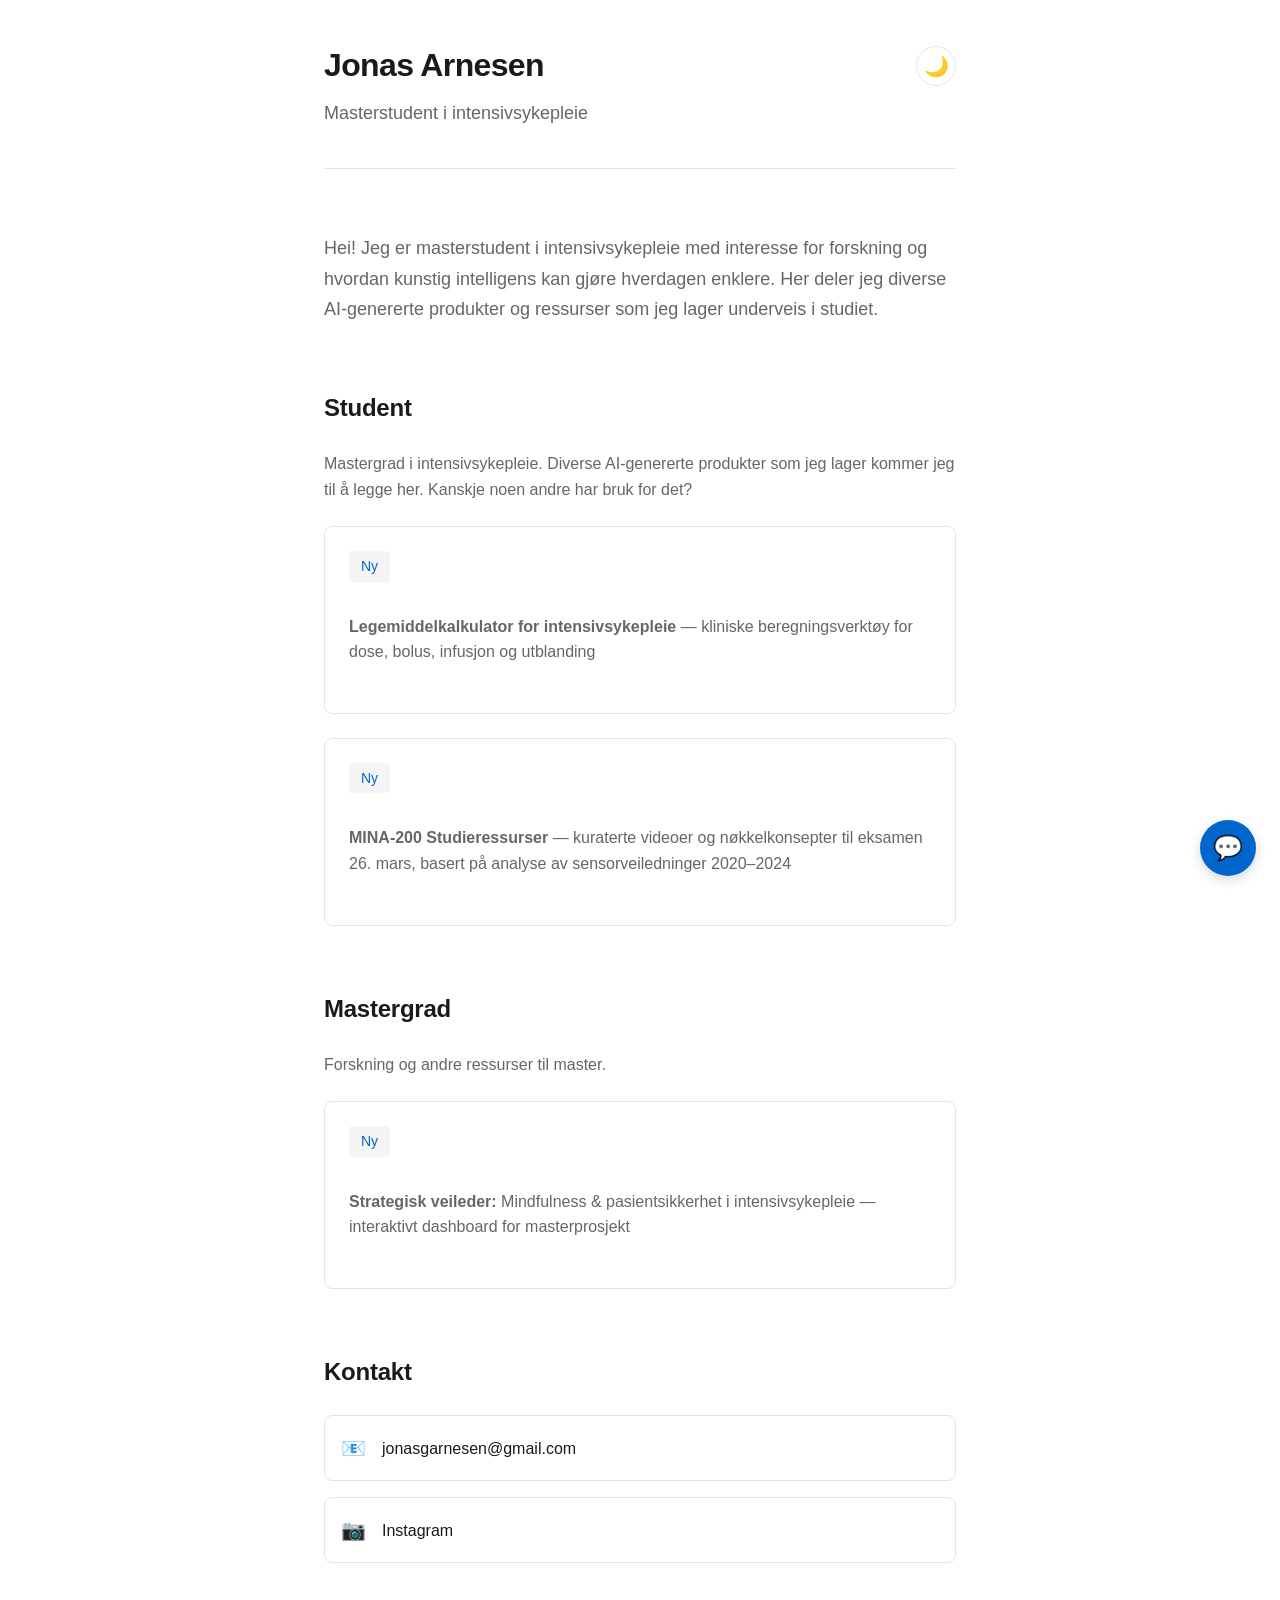
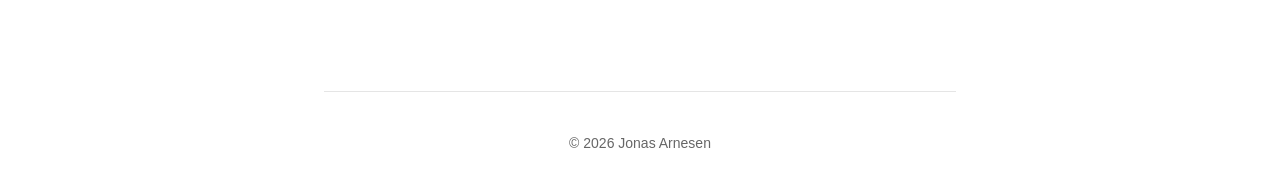
<file: index.html>
<!DOCTYPE html>
<html lang="no">
<head>
    <meta charset="UTF-8">
    <meta name="viewport" content="width=device-width, initial-scale=1.0">
    <meta name="description" content="Jonas Arnesen - Masterstudent i intensivsykepleie">
    <title>Jonas Arnesen</title>
    <link rel="stylesheet" href="styles.css">
</head>
<body>
    <div class="container">
        <header class="header">
            <div class="header-content">
                <h1 class="name">Jonas Arnesen</h1>
                <button class="theme-toggle" id="themeToggle" aria-label="Bytt til mørk modus">
                    <span class="theme-icon">🌙</span>
                </button>
            </div>
            <p class="tagline">Masterstudent i intensivsykepleie</p>
        </header>

        <main class="main">
            <section class="intro">
                <p>
                    Hei! Jeg er masterstudent i intensivsykepleie med interesse for forskning og hvordan
                    kunstig intelligens kan gjøre hverdagen enklere. Her deler jeg diverse AI-genererte
                    produkter og ressurser som jeg lager underveis i studiet.
                </p>
            </section>

            <section class="section">
                <h2 class="section-title">Student</h2>
                <div class="section-content">
                    <p>
                        Mastergrad i intensivsykepleie. Diverse AI-genererte produkter som jeg lager
                        kommer jeg til å legge her. Kanskje noen andre har bruk for det?
                    </p>
                    <div class="projects-list">
                        <div class="project-item">
                            <a href="kalkulator.html" style="text-decoration: none; color: inherit;">
                                <span class="project-status">Ny</span>
                                <p class="project-description"><strong>Legemiddelkalkulator for intensivsykepleie</strong> — kliniske beregningsverktøy for dose, bolus, infusjon og utblanding</p>
                            </a>
                        </div>
                        <div class="project-item">
                            <a href="studieressurser.html" style="text-decoration: none; color: inherit;">
                                <span class="project-status">Ny</span>
                                <p class="project-description"><strong>MINA-200 Studieressurser</strong> — kuraterte videoer og nøkkelkonsepter til eksamen 26. mars, basert på analyse av sensorveiledninger 2020–2024</p>
                            </a>
                        </div>
                    </div>
                </div>
            </section>

            <section class="section">
                <h2 class="section-title">Mastergrad</h2>
                <div class="section-content">
                    <p>
                        Forskning og andre ressurser til master.
                    </p>
                    <div class="projects-list">
                        <div class="project-item">
                            <a href="mindfulness.html" style="text-decoration: none; color: inherit;">
                                <span class="project-status">Ny</span>
                                <p class="project-description"><strong>Strategisk veileder:</strong> Mindfulness & pasientsikkerhet i intensivsykepleie — interaktivt dashboard for masterprosjekt</p>
                            </a>
                        </div>
                    </div>
                </div>
            </section>

            <section class="section contact">
                <h2 class="section-title">Kontakt</h2>
                <div class="section-content">
                    <div class="contact-links">
                        <a href="mailto:jonasgarnesen@gmail.com" class="contact-link">
                            <span class="link-icon">📧</span>
                            <span>jonasgarnesen@gmail.com</span>
                        </a>
                        <a href="https://www.instagram.com/reidunrekkverk/" target="_blank" rel="noopener noreferrer" class="contact-link">
                            <span class="link-icon">📷</span>
                            <span>Instagram</span>
                        </a>
                    </div>
                </div>
            </section>
        </main>

        <footer class="footer">
            <p>&copy; 2026 Jonas Arnesen</p>
        </footer>
    </div>

    <!-- Chatbot -->
    <button class="chat-toggle" id="chatToggle" aria-label="Åpne chat">
        <span class="chat-icon">💬</span>
    </button>

    <div class="chat-container" id="chatContainer">
        <div class="chat-header">
            <h3>Spør meg om noe</h3>
            <button class="chat-close" id="chatClose" aria-label="Lukk chat">✕</button>
        </div>
        <div class="chat-messages" id="chatMessages">
            <div class="chat-message bot">
                <p>Hei! Jeg er Jonas sin AI-assistent. Spør meg gjerne om Jonas, studiene hans, eller prosjektene hans.</p>
            </div>
        </div>
        <form class="chat-input-form" id="chatForm">
            <input type="text" class="chat-input" id="chatInput" placeholder="Skriv en melding..." autocomplete="off">
            <button type="submit" class="chat-send" id="chatSend" aria-label="Send melding">
                <span>→</span>
            </button>
        </form>
    </div>

    <script src="script.js"></script>
</body>
</html>
</file>
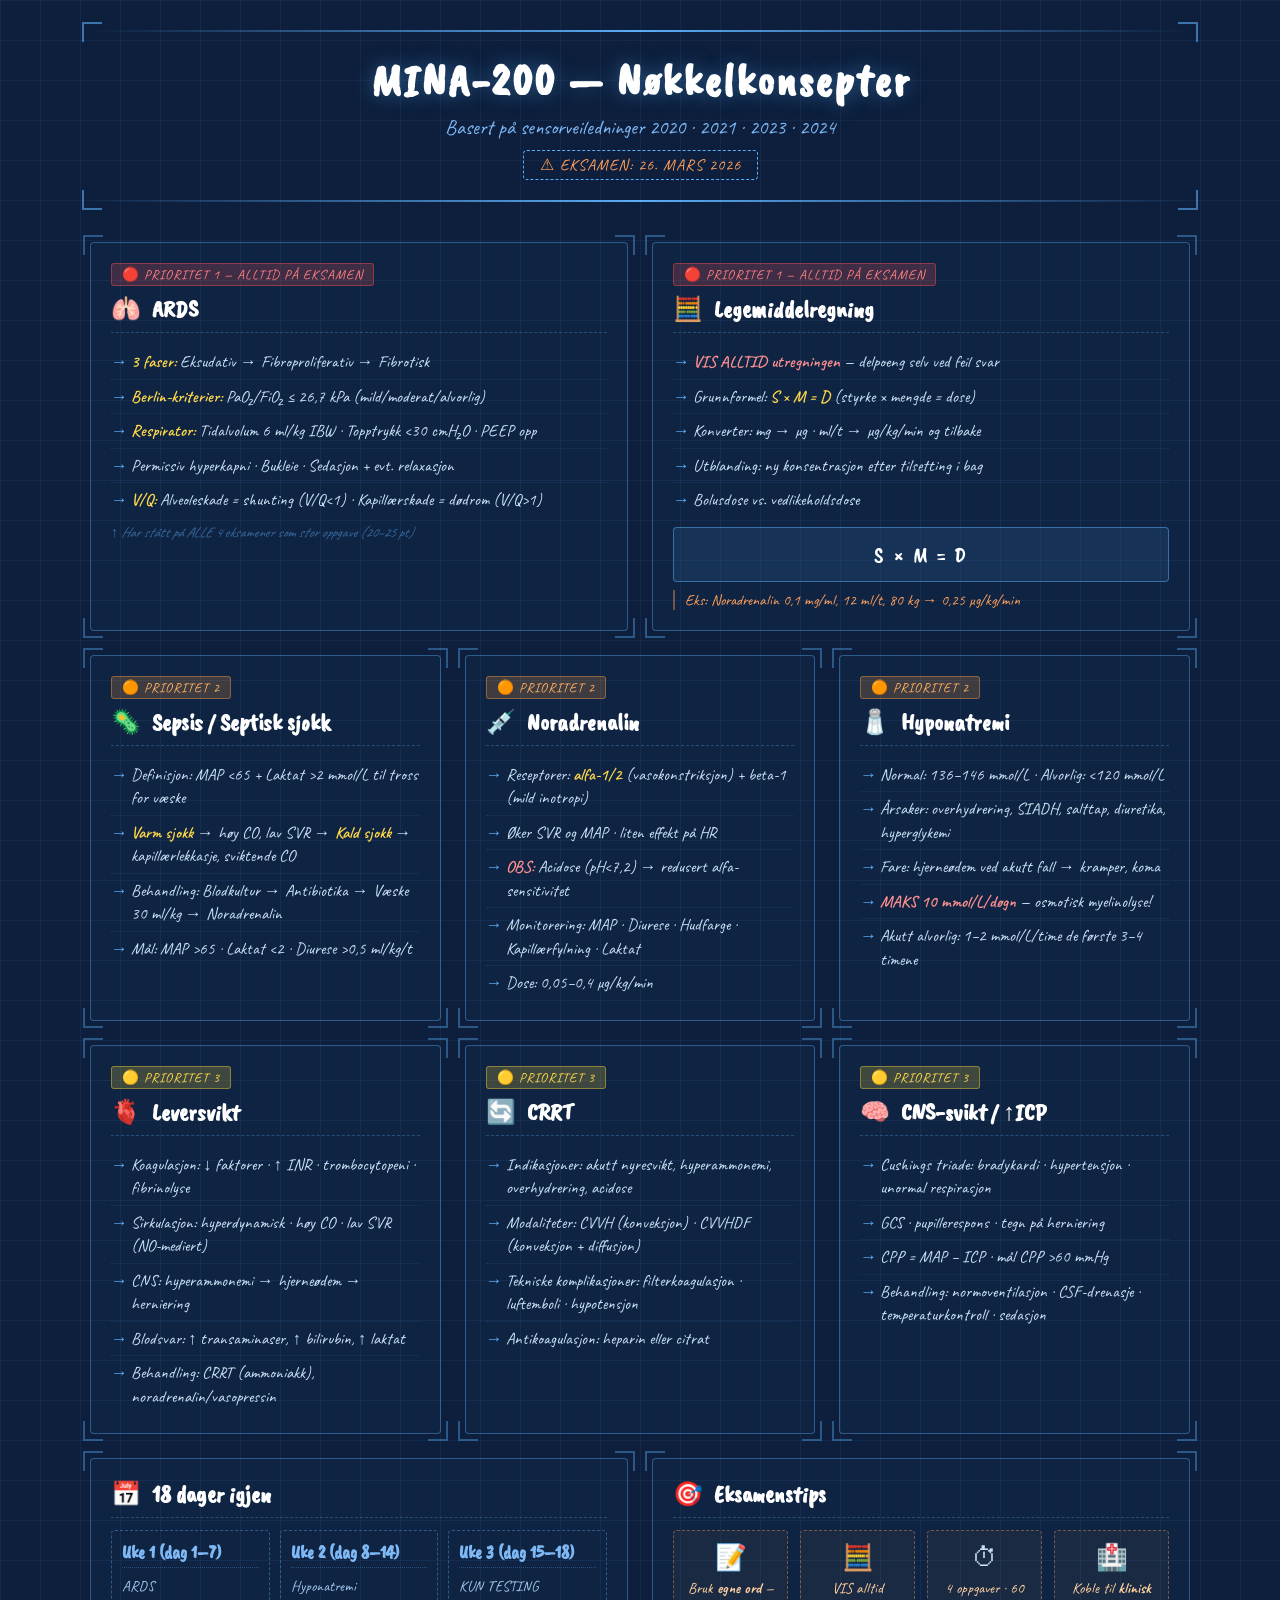
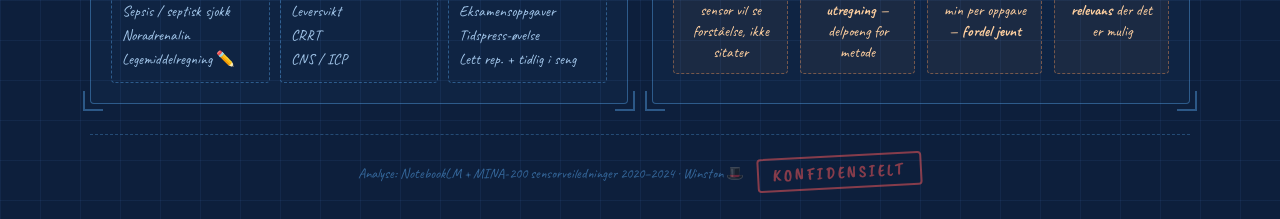
<file: infografikk.html>
<!DOCTYPE html>
<html lang="no">
<head>
<meta charset="UTF-8">
<meta name="viewport" content="width=device-width, initial-scale=1.0">
<title>MINA-200 Eksamen — Nøkkelkonsepter</title>
<link href="https://fonts.googleapis.com/css2?family=Caveat:wght@400;600;700&family=Caveat+Brush&display=swap" rel="stylesheet">
<style>
  * { margin: 0; padding: 0; box-sizing: border-box; }

  body {
    background-color: #0d1f3c;
    color: #c8dff5;
    font-family: 'Caveat', cursive;
    min-height: 100vh;
    padding: 30px 20px;
    background-image:
      linear-gradient(rgba(100,160,255,0.07) 1px, transparent 1px),
      linear-gradient(90deg, rgba(100,160,255,0.07) 1px, transparent 1px);
    background-size: 40px 40px;
  }

  .page {
    max-width: 1100px;
    margin: 0 auto;
  }

  /* HEADER */
  .header {
    text-align: center;
    margin-bottom: 40px;
    position: relative;
  }

  .header::before {
    content: '';
    display: block;
    height: 2px;
    background: linear-gradient(90deg, transparent, #5baef7, transparent);
    margin-bottom: 20px;
  }

  .header::after {
    content: '';
    display: block;
    height: 2px;
    background: linear-gradient(90deg, transparent, #5baef7, transparent);
    margin-top: 20px;
  }

  .header h1 {
    font-family: 'Caveat Brush', cursive;
    font-size: 2.8rem;
    color: #ffffff;
    letter-spacing: 2px;
    text-shadow: 0 0 20px rgba(91,174,247,0.4);
  }

  .header .subtitle {
    font-size: 1.3rem;
    color: #7eb8f5;
    margin-top: 6px;
  }

  .header .date-badge {
    display: inline-block;
    border: 1px dashed #5baef7;
    padding: 4px 16px;
    border-radius: 4px;
    font-size: 1rem;
    color: #ff9f5a;
    margin-top: 10px;
    letter-spacing: 1px;
  }

  /* CORNER DECORATIONS */
  .corner {
    position: absolute;
    width: 20px;
    height: 20px;
    border-color: #5baef7;
    border-style: solid;
    opacity: 0.6;
  }
  .corner.tl { top: -8px; left: -8px; border-width: 2px 0 0 2px; }
  .corner.tr { top: -8px; right: -8px; border-width: 2px 2px 0 0; }
  .corner.bl { bottom: -8px; left: -8px; border-width: 0 0 2px 2px; }
  .corner.br { bottom: -8px; right: -8px; border-width: 0 2px 2px 0; }

  /* GRID LAYOUT */
  .grid {
    display: grid;
    grid-template-columns: 1fr 1fr;
    gap: 24px;
    margin-bottom: 24px;
  }

  .grid-3 {
    display: grid;
    grid-template-columns: 1fr 1fr 1fr;
    gap: 24px;
    margin-bottom: 24px;
  }

  /* CARDS */
  .card {
    border: 1.5px solid rgba(91,174,247,0.4);
    border-radius: 4px;
    padding: 20px;
    position: relative;
    background: rgba(91,174,247,0.04);
    transition: border-color 0.2s;
  }

  .card:hover {
    border-color: rgba(91,174,247,0.8);
    background: rgba(91,174,247,0.07);
  }

  .card .corner { opacity: 0.4; }

  .priority-badge {
    display: inline-block;
    font-size: 0.85rem;
    padding: 2px 10px;
    border-radius: 3px;
    margin-bottom: 8px;
    letter-spacing: 1px;
  }

  .p1 .priority-badge { background: rgba(255,80,80,0.2); color: #ff8080; border: 1px solid rgba(255,80,80,0.4); }
  .p2 .priority-badge { background: rgba(255,160,60,0.2); color: #ffb060; border: 1px solid rgba(255,160,60,0.4); }
  .p3 .priority-badge { background: rgba(255,220,50,0.2); color: #ffd84a; border: 1px solid rgba(255,220,50,0.4); }

  .card h2 {
    font-family: 'Caveat Brush', cursive;
    font-size: 1.5rem;
    color: #ffffff;
    margin-bottom: 12px;
    border-bottom: 1px dashed rgba(91,174,247,0.3);
    padding-bottom: 8px;
  }

  .card h2 .icon {
    margin-right: 6px;
  }

  .points {
    list-style: none;
    padding: 0;
  }

  .points li {
    font-size: 1.05rem;
    padding: 5px 0 5px 20px;
    position: relative;
    line-height: 1.4;
    color: #c8dff5;
    border-bottom: 1px dotted rgba(91,174,247,0.15);
  }

  .points li:last-child {
    border-bottom: none;
  }

  .points li::before {
    content: '→';
    position: absolute;
    left: 0;
    color: #5baef7;
    font-weight: bold;
  }

  .highlight {
    color: #ffd84a;
    font-weight: 600;
  }

  .red-highlight {
    color: #ff9090;
    font-weight: 600;
  }

  /* FORMULA BOX */
  .formula-box {
    background: rgba(91,174,247,0.1);
    border: 1.5px solid rgba(91,174,247,0.5);
    border-radius: 4px;
    padding: 12px 16px;
    text-align: center;
    margin-top: 10px;
    font-family: 'Caveat Brush', cursive;
    font-size: 1.4rem;
    color: #ffffff;
    letter-spacing: 2px;
  }

  /* WIDE CARD */
  .card.wide {
    grid-column: span 2;
  }

  .card.full {
    grid-column: span 3;
  }

  /* STUDY SCHEDULE */
  .schedule {
    display: grid;
    grid-template-columns: repeat(3, 1fr);
    gap: 10px;
    margin-top: 10px;
  }

  .week {
    border: 1px dashed rgba(91,174,247,0.4);
    border-radius: 4px;
    padding: 10px;
  }

  .week h4 {
    font-family: 'Caveat Brush', cursive;
    font-size: 1.1rem;
    color: #7eb8f5;
    margin-bottom: 6px;
    border-bottom: 1px dotted rgba(91,174,247,0.3);
    padding-bottom: 4px;
  }

  .week p {
    font-size: 0.95rem;
    line-height: 1.6;
    color: #a0c4e8;
  }

  /* TIPS */
  .tips-grid {
    display: grid;
    grid-template-columns: repeat(4, 1fr);
    gap: 12px;
    margin-top: 10px;
  }

  .tip {
    border: 1px dashed rgba(255,159,90,0.4);
    border-radius: 4px;
    padding: 10px;
    text-align: center;
    background: rgba(255,159,90,0.05);
  }

  .tip .tip-icon {
    font-size: 1.6rem;
    display: block;
    margin-bottom: 4px;
  }

  .tip p {
    font-size: 0.95rem;
    color: #ffd0a0;
    line-height: 1.4;
  }

  /* FOOTER */
  .footer {
    text-align: center;
    margin-top: 30px;
    padding-top: 20px;
    border-top: 1px dashed rgba(91,174,247,0.3);
    font-size: 0.9rem;
    color: rgba(91,174,247,0.5);
  }

  /* STAMP */
  .stamp {
    display: inline-block;
    border: 2px solid rgba(255,90,90,0.5);
    color: rgba(255,90,90,0.5);
    font-family: 'Caveat Brush', cursive;
    font-size: 1.1rem;
    padding: 4px 14px;
    border-radius: 4px;
    transform: rotate(-3deg);
    letter-spacing: 2px;
    margin-left: 10px;
  }

  /* ANNOTATION */
  .annotation {
    font-size: 0.9rem;
    color: rgba(91,174,247,0.5);
    font-style: italic;
    margin-top: 6px;
  }

  .arrow-note {
    font-size: 0.95rem;
    color: #ff9f5a;
    margin-top: 8px;
    padding-left: 10px;
    border-left: 2px solid rgba(255,159,90,0.4);
  }

  @media (max-width: 768px) {
    .grid, .grid-3 { grid-template-columns: 1fr; }
    .card.wide, .card.full { grid-column: span 1; }
    .tips-grid { grid-template-columns: repeat(2, 1fr); }
    .schedule { grid-template-columns: 1fr; }
    .header h1 { font-size: 2rem; }
  }
</style>
</head>
<body>
<div class="page">

  <!-- HEADER -->
  <div class="header">
    <div class="corner tl"></div>
    <div class="corner tr"></div>
    <div class="corner bl"></div>
    <div class="corner br"></div>
    <h1>MINA-200 — Nøkkelkonsepter</h1>
    <div class="subtitle">Basert på sensorveiledninger 2020 · 2021 · 2023 · 2024</div>
    <div class="date-badge">⚠ EKSAMEN: 26. MARS 2026</div>
  </div>

  <!-- ROW 1: ARDS + LEGEMIDDELREGNING -->
  <div class="grid">

    <!-- ARDS -->
    <div class="card p1">
      <div class="corner tl"></div><div class="corner tr"></div>
      <div class="corner bl"></div><div class="corner br"></div>
      <span class="priority-badge">🔴 PRIORITET 1 — ALLTID PÅ EKSAMEN</span>
      <h2><span class="icon">🫁</span> ARDS</h2>
      <ul class="points">
        <li><span class="highlight">3 faser:</span> Eksudativ → Fibroproliferativ → Fibrotisk</li>
        <li><span class="highlight">Berlin-kriterier:</span> PaO₂/FiO₂ ≤ 26,7 kPa (mild/moderat/alvorlig)</li>
        <li><span class="highlight">Respirator:</span> Tidalvolum 6 ml/kg IBW · Topptrykk &lt;30 cmH₂O · PEEP opp</li>
        <li>Permissiv hyperkapni · Bukleie · Sedasjon + evt. relaxasjon</li>
        <li><span class="highlight">V/Q:</span> Alveoleskade = shunting (V/Q&lt;1) · Kapillærskade = dødrom (V/Q&gt;1)</li>
      </ul>
      <p class="annotation">↑ Har stått på ALLE 4 eksamener som stor oppgave (20–25 pt)</p>
    </div>

    <!-- LEGEMIDDELREGNING -->
    <div class="card p1">
      <div class="corner tl"></div><div class="corner tr"></div>
      <div class="corner bl"></div><div class="corner br"></div>
      <span class="priority-badge">🔴 PRIORITET 1 — ALLTID PÅ EKSAMEN</span>
      <h2><span class="icon">🧮</span> Legemiddelregning</h2>
      <ul class="points">
        <li><span class="red-highlight">VIS ALLTID utregningen</span> — delpoeng selv ved feil svar</li>
        <li>Grunnformel: <span class="highlight">S × M = D</span> (styrke × mengde = dose)</li>
        <li>Konverter: mg → μg · ml/t → μg/kg/min og tilbake</li>
        <li>Utblanding: ny konsentrasjon etter tilsetting i bag</li>
        <li>Bolusdose vs. vedlikeholdsdose</li>
      </ul>
      <div class="formula-box">S × M = D</div>
      <div class="arrow-note">Eks: Noradrenalin 0,1 mg/ml, 12 ml/t, 80 kg → 0,25 μg/kg/min</div>
    </div>

  </div>

  <!-- ROW 2: SEPSIS + NORADRENALIN + HYPONATREMI -->
  <div class="grid-3">

    <!-- SEPSIS -->
    <div class="card p2">
      <div class="corner tl"></div><div class="corner tr"></div>
      <div class="corner bl"></div><div class="corner br"></div>
      <span class="priority-badge">🟠 PRIORITET 2</span>
      <h2><span class="icon">🦠</span> Sepsis / Septisk sjokk</h2>
      <ul class="points">
        <li>Definisjon: MAP &lt;65 + Laktat &gt;2 mmol/L til tross for væske</li>
        <li><span class="highlight">Varm sjokk</span> → høy CO, lav SVR → <span class="highlight">Kald sjokk</span> → kapillærlekkasje, sviktende CO</li>
        <li>Behandling: Blodkultur → Antibiotika → Væske 30 ml/kg → Noradrenalin</li>
        <li>Mål: MAP &gt;65 · Laktat &lt;2 · Diurese &gt;0,5 ml/kg/t</li>
      </ul>
    </div>

    <!-- NORADRENALIN -->
    <div class="card p2">
      <div class="corner tl"></div><div class="corner tr"></div>
      <div class="corner bl"></div><div class="corner br"></div>
      <span class="priority-badge">🟠 PRIORITET 2</span>
      <h2><span class="icon">💉</span> Noradrenalin</h2>
      <ul class="points">
        <li>Reseptorer: <span class="highlight">alfa-1/2</span> (vasokonstriksjon) + beta-1 (mild inotropi)</li>
        <li>Øker SVR og MAP · liten effekt på HR</li>
        <li><span class="red-highlight">OBS:</span> Acidose (pH&lt;7,2) → redusert alfa-sensitivitet</li>
        <li>Monitorering: MAP · Diurese · Hudfarge · Kapillærfylning · Laktat</li>
        <li>Dose: 0,05–0,4 μg/kg/min</li>
      </ul>
    </div>

    <!-- HYPONATREMI -->
    <div class="card p2">
      <div class="corner tl"></div><div class="corner tr"></div>
      <div class="corner bl"></div><div class="corner br"></div>
      <span class="priority-badge">🟠 PRIORITET 2</span>
      <h2><span class="icon">🧂</span> Hyponatremi</h2>
      <ul class="points">
        <li>Normal: 136–146 mmol/L · Alvorlig: &lt;120 mmol/L</li>
        <li>Årsaker: overhydrering, SIADH, salttap, diuretika, hyperglykemi</li>
        <li>Fare: hjerneødem ved akutt fall → kramper, koma</li>
        <li><span class="red-highlight">MAKS 10 mmol/L/døgn</span> — osmotisk myelinolyse!</li>
        <li>Akutt alvorlig: 1–2 mmol/L/time de første 3–4 timene</li>
      </ul>
    </div>

  </div>

  <!-- ROW 3: LEVERSVIKT + CRRT + CNS -->
  <div class="grid-3">

    <!-- LEVERSVIKT -->
    <div class="card p3">
      <div class="corner tl"></div><div class="corner tr"></div>
      <div class="corner bl"></div><div class="corner br"></div>
      <span class="priority-badge">🟡 PRIORITET 3</span>
      <h2><span class="icon">🫀</span> Leversvikt</h2>
      <ul class="points">
        <li>Koagulasjon: ↓ faktorer · ↑ INR · trombocytopeni · fibrinolyse</li>
        <li>Sirkulasjon: hyperdynamisk · høy CO · lav SVR (NO-mediert)</li>
        <li>CNS: hyperammonemi → hjerneødem → herniering</li>
        <li>Blodsvar: ↑ transaminaser, ↑ bilirubin, ↑ laktat</li>
        <li>Behandling: CRRT (ammoniakk), noradrenalin/vasopressin</li>
      </ul>
    </div>

    <!-- CRRT -->
    <div class="card p3">
      <div class="corner tl"></div><div class="corner tr"></div>
      <div class="corner bl"></div><div class="corner br"></div>
      <span class="priority-badge">🟡 PRIORITET 3</span>
      <h2><span class="icon">🔄</span> CRRT</h2>
      <ul class="points">
        <li>Indikasjoner: akutt nyresvikt, hyperammonemi, overhydrering, acidose</li>
        <li>Modaliteter: CVVH (konveksjon) · CVVHDF (konveksjon + diffusjon)</li>
        <li>Tekniske komplikasjoner: filterkoagulasjon · luftemboli · hypotensjon</li>
        <li>Antikoagulasjon: heparin eller citrat</li>
      </ul>
    </div>

    <!-- CNS -->
    <div class="card p3">
      <div class="corner tl"></div><div class="corner tr"></div>
      <div class="corner bl"></div><div class="corner br"></div>
      <span class="priority-badge">🟡 PRIORITET 3</span>
      <h2><span class="icon">🧠</span> CNS-svikt / ↑ICP</h2>
      <ul class="points">
        <li>Cushings triade: bradykardi · hypertensjon · unormal respirasjon</li>
        <li>GCS · pupillerespons · tegn på herniering</li>
        <li>CPP = MAP − ICP · mål CPP &gt;60 mmHg</li>
        <li>Behandling: normoventilasjon · CSF-drenasje · temperaturkontroll · sedasjon</li>
      </ul>
    </div>

  </div>

  <!-- ROW 4: STUDIEPLAN + TIPS -->
  <div class="grid">

    <!-- STUDIEPLAN -->
    <div class="card">
      <div class="corner tl"></div><div class="corner tr"></div>
      <div class="corner bl"></div><div class="corner br"></div>
      <h2><span class="icon">📅</span> 18 dager igjen</h2>
      <div class="schedule">
        <div class="week">
          <h4>Uke 1 (dag 1–7)</h4>
          <p>ARDS<br>Sepsis / septisk sjokk<br>Noradrenalin<br>Legemiddelregning ✏️</p>
        </div>
        <div class="week">
          <h4>Uke 2 (dag 8–14)</h4>
          <p>Hyponatremi<br>Leversvikt<br>CRRT<br>CNS / ICP</p>
        </div>
        <div class="week">
          <h4>Uke 3 (dag 15–18)</h4>
          <p>KUN TESTING<br>Eksamensoppgaver<br>Tidspress-øvelse<br>Lett rep. + tidlig i seng</p>
        </div>
      </div>
    </div>

    <!-- EKSAMENSTIPS -->
    <div class="card">
      <div class="corner tl"></div><div class="corner tr"></div>
      <div class="corner bl"></div><div class="corner br"></div>
      <h2><span class="icon">🎯</span> Eksamenstips</h2>
      <div class="tips-grid">
        <div class="tip">
          <span class="tip-icon">📝</span>
          <p>Bruk <strong>egne ord</strong> — sensor vil se forståelse, ikke sitater</p>
        </div>
        <div class="tip">
          <span class="tip-icon">🧮</span>
          <p>VIS alltid <strong>utregning</strong> — delpoeng for metode</p>
        </div>
        <div class="tip">
          <span class="tip-icon">⏱</span>
          <p>4 oppgaver · 60 min per oppgave — <strong>fordel jevnt</strong></p>
        </div>
        <div class="tip">
          <span class="tip-icon">🏥</span>
          <p>Koble til <strong>klinisk relevans</strong> der det er mulig</p>
        </div>
      </div>
    </div>

  </div>

  <!-- FOOTER -->
  <div class="footer">
    Analyse: NotebookLM + MINA-200 sensorveiledninger 2020–2024 · Winston 🎩
    <span class="stamp">KONFIDENSIELT</span>
  </div>

</div>
</body>
</html>
</file>
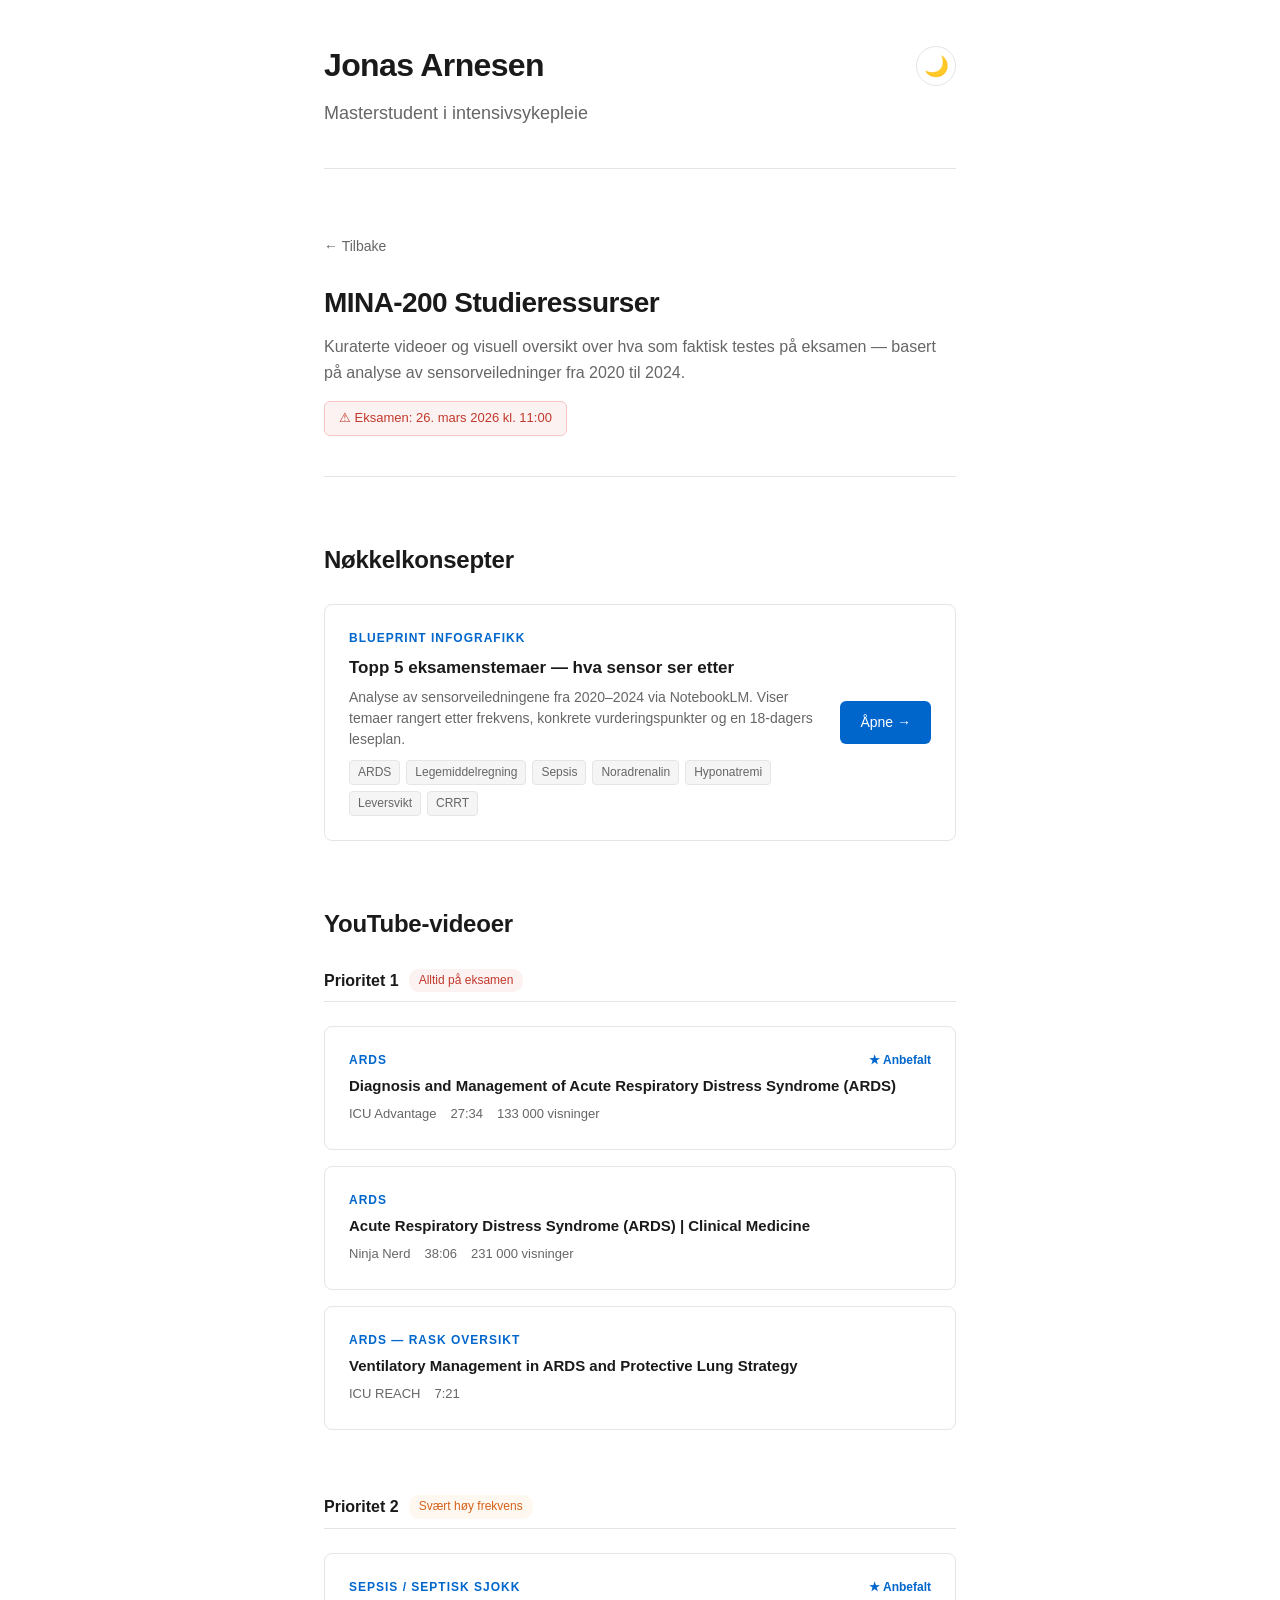
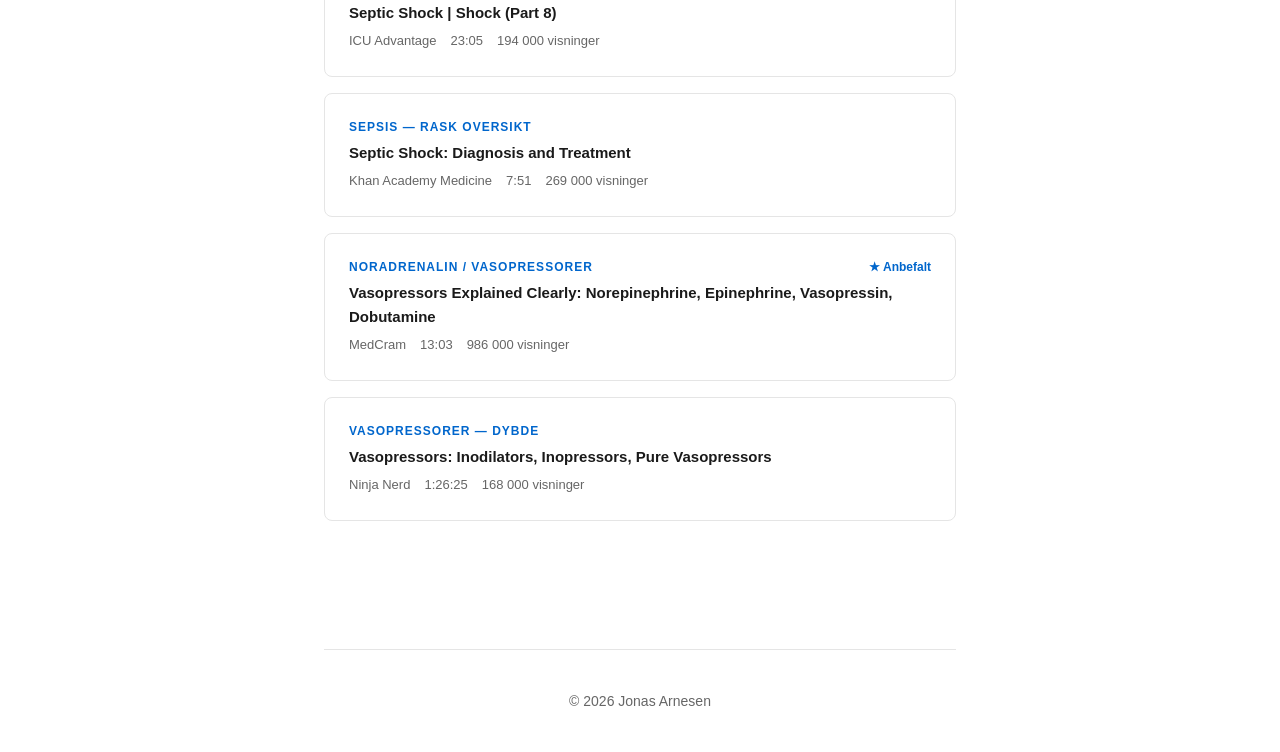
<file: studieressurser.html>
<!DOCTYPE html>
<html lang="no">
<head>
    <meta charset="UTF-8">
    <meta name="viewport" content="width=device-width, initial-scale=1.0">
    <meta name="description" content="MINA-200 studieressurser — YouTube-videoer og nøkkelkonsepter til eksamen">
    <title>MINA-200 Studieressurser — Jonas Arnesen</title>
    <link rel="stylesheet" href="styles.css">
    <style>
        .page-header {
            margin-bottom: var(--spacing-xl);
            padding-bottom: var(--spacing-lg);
            border-bottom: 1px solid var(--border-color);
        }

        .back-link {
            display: inline-flex;
            align-items: center;
            gap: 6px;
            font-size: 0.875rem;
            color: var(--text-secondary);
            text-decoration: none;
            margin-bottom: var(--spacing-md);
            transition: color 0.2s;
        }

        .back-link:hover { color: var(--accent-color); }

        .page-title {
            font-size: 1.75rem;
            font-weight: 600;
            letter-spacing: -0.02em;
            margin-bottom: var(--spacing-xs);
        }

        .page-subtitle {
            font-size: 1rem;
            color: var(--text-secondary);
            line-height: 1.6;
        }

        .exam-notice {
            display: inline-flex;
            align-items: center;
            gap: 8px;
            margin-top: var(--spacing-sm);
            padding: 6px 14px;
            font-size: 0.8125rem;
            font-weight: 500;
            color: #c0392b;
            background: #fdf2f2;
            border: 1px solid #f5c6c6;
            border-radius: 6px;
        }

        [data-theme="dark"] .exam-notice {
            color: #ff8080;
            background: rgba(255,80,80,0.08);
            border-color: rgba(255,80,80,0.25);
        }

        /* INFOGRAPHIC CARD */
        .feature-card {
            padding: var(--spacing-md);
            border: 1px solid var(--border-color);
            border-radius: 8px;
            margin-bottom: var(--spacing-xl);
            display: flex;
            justify-content: space-between;
            align-items: center;
            gap: var(--spacing-md);
            flex-wrap: wrap;
            transition: all 0.2s;
        }

        .feature-card:hover {
            border-color: var(--accent-color);
            box-shadow: var(--shadow);
        }

        .feature-info { flex: 1; min-width: 200px; }

        .feature-label {
            font-size: 0.75rem;
            font-weight: 600;
            color: var(--accent-color);
            text-transform: uppercase;
            letter-spacing: 1px;
            margin-bottom: 6px;
        }

        .feature-title {
            font-size: 1.0625rem;
            font-weight: 600;
            margin-bottom: 6px;
        }

        .feature-desc {
            font-size: 0.875rem;
            color: var(--text-secondary);
            line-height: 1.5;
        }

        .tag-row {
            display: flex;
            flex-wrap: wrap;
            gap: 6px;
            margin-top: 10px;
        }

        .tag {
            font-size: 0.75rem;
            padding: 2px 8px;
            border-radius: 4px;
            border: 1px solid var(--border-color);
            color: var(--text-secondary);
            background: var(--hover-bg);
        }

        .btn {
            display: inline-block;
            padding: 10px 20px;
            font-size: 0.875rem;
            font-weight: 500;
            text-decoration: none;
            border-radius: 6px;
            transition: all 0.2s;
            white-space: nowrap;
        }

        .btn-primary {
            background: var(--accent-color);
            color: #fff;
        }

        .btn-primary:hover { opacity: 0.88; }

        /* PRIORITY SECTION */
        .priority-section {
            margin-bottom: var(--spacing-xl);
        }

        .priority-header {
            display: flex;
            align-items: center;
            gap: 10px;
            margin-bottom: var(--spacing-md);
            padding-bottom: var(--spacing-xs);
            border-bottom: 1px solid var(--border-color);
        }

        .priority-header h3 {
            font-size: 1rem;
            font-weight: 600;
        }

        .priority-badge {
            font-size: 0.75rem;
            padding: 2px 10px;
            border-radius: 10px;
            font-weight: 500;
        }

        .badge-red { background: #fdf2f2; color: #c0392b; }
        .badge-orange { background: #fff8f0; color: #d4611a; }
        [data-theme="dark"] .badge-red { background: rgba(255,80,80,0.12); color: #ff9090; }
        [data-theme="dark"] .badge-orange { background: rgba(255,160,60,0.12); color: #ffb070; }

        /* VIDEO ITEMS */
        .video-list {
            display: flex;
            flex-direction: column;
            gap: var(--spacing-sm);
        }

        .video-item {
            padding: var(--spacing-md);
            border: 1px solid var(--border-color);
            border-radius: 8px;
            transition: all 0.2s;
            text-decoration: none;
            color: inherit;
            display: block;
        }

        .video-item:hover {
            border-color: var(--accent-color);
            box-shadow: var(--shadow);
            transform: translateX(2px);
        }

        .video-topic {
            font-size: 0.75rem;
            font-weight: 600;
            color: var(--accent-color);
            text-transform: uppercase;
            letter-spacing: 1px;
            margin-bottom: 4px;
        }

        .video-title {
            font-size: 0.9375rem;
            font-weight: 600;
            margin-bottom: 6px;
            color: var(--text-color);
        }

        .video-meta {
            display: flex;
            gap: 14px;
            flex-wrap: wrap;
        }

        .meta-item {
            font-size: 0.8125rem;
            color: var(--text-secondary);
        }

        .recommended {
            font-size: 0.75rem;
            font-weight: 600;
            color: var(--accent-color);
            margin-left: auto;
        }

        .video-header {
            display: flex;
            justify-content: space-between;
            align-items: flex-start;
            gap: 8px;
        }
    </style>
</head>
<body>
    <div class="container">
        <header class="header">
            <div class="header-content">
                <h1 class="name">Jonas Arnesen</h1>
                <button class="theme-toggle" id="themeToggle" aria-label="Bytt tema">
                    <span class="theme-icon">🌙</span>
                </button>
            </div>
            <p class="tagline">Masterstudent i intensivsykepleie</p>
        </header>

        <main class="main">
            <div class="page-header">
                <a href="index.html" class="back-link">← Tilbake</a>
                <h2 class="page-title">MINA-200 Studieressurser</h2>
                <p class="page-subtitle">Kuraterte videoer og visuell oversikt over hva som faktisk testes på eksamen — basert på analyse av sensorveiledninger fra 2020 til 2024.</p>
                <div class="exam-notice">⚠ Eksamen: 26. mars 2026 kl. 11:00</div>
            </div>

            <!-- INFOGRAPHIC -->
            <section class="section">
                <h2 class="section-title">Nøkkelkonsepter</h2>
                <div class="feature-card">
                    <div class="feature-info">
                        <div class="feature-label">Blueprint infografikk</div>
                        <div class="feature-title">Topp 5 eksamenstemaer — hva sensor ser etter</div>
                        <div class="feature-desc">Analyse av sensorveiledningene fra 2020–2024 via NotebookLM. Viser temaer rangert etter frekvens, konkrete vurderingspunkter og en 18-dagers leseplan.</div>
                        <div class="tag-row">
                            <span class="tag">ARDS</span>
                            <span class="tag">Legemiddelregning</span>
                            <span class="tag">Sepsis</span>
                            <span class="tag">Noradrenalin</span>
                            <span class="tag">Hyponatremi</span>
                            <span class="tag">Leversvikt</span>
                            <span class="tag">CRRT</span>
                        </div>
                    </div>
                    <a href="infografikk.html" class="btn btn-primary">Åpne →</a>
                </div>
            </section>

            <!-- PRIORITET 1 VIDEOER -->
            <section class="section priority-section">
                <h2 class="section-title">YouTube-videoer</h2>

                <div class="priority-header">
                    <h3>Prioritet 1</h3>
                    <span class="priority-badge badge-red">Alltid på eksamen</span>
                </div>
                <div class="video-list">

                    <a href="https://youtube.com/watch?v=6nPufC7nKAg" target="_blank" class="video-item">
                        <div class="video-header">
                            <div class="video-topic">ARDS</div>
                            <span class="recommended">★ Anbefalt</span>
                        </div>
                        <div class="video-title">Diagnosis and Management of Acute Respiratory Distress Syndrome (ARDS)</div>
                        <div class="video-meta">
                            <span class="meta-item">ICU Advantage</span>
                            <span class="meta-item">27:34</span>
                            <span class="meta-item">133 000 visninger</span>
                        </div>
                    </a>

                    <a href="https://youtube.com/watch?v=bXWksu3APic" target="_blank" class="video-item">
                        <div class="video-header">
                            <div class="video-topic">ARDS</div>
                        </div>
                        <div class="video-title">Acute Respiratory Distress Syndrome (ARDS) | Clinical Medicine</div>
                        <div class="video-meta">
                            <span class="meta-item">Ninja Nerd</span>
                            <span class="meta-item">38:06</span>
                            <span class="meta-item">231 000 visninger</span>
                        </div>
                    </a>

                    <a href="https://youtube.com/watch?v=V8uhJSd5NWQ" target="_blank" class="video-item">
                        <div class="video-header">
                            <div class="video-topic">ARDS — Rask oversikt</div>
                        </div>
                        <div class="video-title">Ventilatory Management in ARDS and Protective Lung Strategy</div>
                        <div class="video-meta">
                            <span class="meta-item">ICU REACH</span>
                            <span class="meta-item">7:21</span>
                        </div>
                    </a>

                </div>
            </section>

            <!-- PRIORITET 2 VIDEOER -->
            <section class="section priority-section">
                <div class="priority-header">
                    <h3>Prioritet 2</h3>
                    <span class="priority-badge badge-orange">Svært høy frekvens</span>
                </div>
                <div class="video-list">

                    <a href="https://youtube.com/watch?v=DmJKEt0Iod8" target="_blank" class="video-item">
                        <div class="video-header">
                            <div class="video-topic">Sepsis / Septisk sjokk</div>
                            <span class="recommended">★ Anbefalt</span>
                        </div>
                        <div class="video-title">Septic Shock | Shock (Part 8)</div>
                        <div class="video-meta">
                            <span class="meta-item">ICU Advantage</span>
                            <span class="meta-item">23:05</span>
                            <span class="meta-item">194 000 visninger</span>
                        </div>
                    </a>

                    <a href="https://youtube.com/watch?v=ExJC8AoAczE" target="_blank" class="video-item">
                        <div class="video-header">
                            <div class="video-topic">Sepsis — Rask oversikt</div>
                        </div>
                        <div class="video-title">Septic Shock: Diagnosis and Treatment</div>
                        <div class="video-meta">
                            <span class="meta-item">Khan Academy Medicine</span>
                            <span class="meta-item">7:51</span>
                            <span class="meta-item">269 000 visninger</span>
                        </div>
                    </a>

                    <a href="https://youtube.com/watch?v=zf28Rjbu3VM" target="_blank" class="video-item">
                        <div class="video-header">
                            <div class="video-topic">Noradrenalin / Vasopressorer</div>
                            <span class="recommended">★ Anbefalt</span>
                        </div>
                        <div class="video-title">Vasopressors Explained Clearly: Norepinephrine, Epinephrine, Vasopressin, Dobutamine</div>
                        <div class="video-meta">
                            <span class="meta-item">MedCram</span>
                            <span class="meta-item">13:03</span>
                            <span class="meta-item">986 000 visninger</span>
                        </div>
                    </a>

                    <a href="https://youtube.com/watch?v=ucEYIW9oI-A" target="_blank" class="video-item">
                        <div class="video-header">
                            <div class="video-topic">Vasopressorer — Dybde</div>
                        </div>
                        <div class="video-title">Vasopressors: Inodilators, Inopressors, Pure Vasopressors</div>
                        <div class="video-meta">
                            <span class="meta-item">Ninja Nerd</span>
                            <span class="meta-item">1:26:25</span>
                            <span class="meta-item">168 000 visninger</span>
                        </div>
                    </a>

                </div>
            </section>

        </main>

        <footer class="footer">
            <p>&copy; 2026 Jonas Arnesen</p>
        </footer>
    </div>

    <script src="script.js"></script>
</body>
</html>
</file>
<file: styles.css>
/* === CSS Variables === */
:root {
    --bg-color: #ffffff;
    --text-color: #1a1a1a;
    --text-secondary: #666666;
    --border-color: #e5e5e5;
    --accent-color: #0066cc;
    --hover-bg: #f5f5f5;
    --shadow: 0 1px 3px rgba(0, 0, 0, 0.1);
    --max-width: 680px;
    --spacing-xs: 0.5rem;
    --spacing-sm: 1rem;
    --spacing-md: 1.5rem;
    --spacing-lg: 2.5rem;
    --spacing-xl: 4rem;
}

[data-theme="dark"] {
    --bg-color: #1a1a1a;
    --text-color: #e5e5e5;
    --text-secondary: #a0a0a0;
    --border-color: #333333;
    --accent-color: #4d9fff;
    --hover-bg: #2a2a2a;
    --shadow: 0 1px 3px rgba(0, 0, 0, 0.3);
}

/* === Reset & Base === */
* {
    margin: 0;
    padding: 0;
    box-sizing: border-box;
}

html {
    font-size: 16px;
    scroll-behavior: smooth;
}

body {
    font-family: -apple-system, BlinkMacSystemFont, 'Segoe UI', Roboto, Oxygen, Ubuntu,
                 Cantarell, 'Helvetica Neue', sans-serif;
    line-height: 1.6;
    color: var(--text-color);
    background-color: var(--bg-color);
    transition: background-color 0.3s ease, color 0.3s ease;
}

/* === Layout === */
.container {
    max-width: var(--max-width);
    margin: 0 auto;
    padding: var(--spacing-lg) var(--spacing-md);
    min-height: 100vh;
    display: flex;
    flex-direction: column;
}

.main {
    flex: 1;
}

/* === Header === */
.header {
    margin-bottom: var(--spacing-xl);
    padding-bottom: var(--spacing-lg);
    border-bottom: 1px solid var(--border-color);
}

.header-content {
    display: flex;
    justify-content: space-between;
    align-items: center;
    margin-bottom: var(--spacing-xs);
}

.name {
    font-size: 2rem;
    font-weight: 600;
    letter-spacing: -0.02em;
}

.tagline {
    font-size: 1.125rem;
    color: var(--text-secondary);
    margin-top: var(--spacing-xs);
}

/* === Theme Toggle === */
.theme-toggle {
    background: none;
    border: 1px solid var(--border-color);
    border-radius: 50%;
    width: 40px;
    height: 40px;
    cursor: pointer;
    display: flex;
    align-items: center;
    justify-content: center;
    transition: all 0.2s ease;
    font-size: 1.25rem;
}

.theme-toggle:hover {
    background-color: var(--hover-bg);
    transform: scale(1.05);
}

.theme-toggle:active {
    transform: scale(0.95);
}

/* === Intro === */
.intro {
    margin-bottom: var(--spacing-xl);
}

.intro p {
    font-size: 1.125rem;
    line-height: 1.7;
    color: var(--text-secondary);
}

/* === Sections === */
.section {
    margin-bottom: var(--spacing-xl);
}

.section-title {
    font-size: 1.5rem;
    font-weight: 600;
    margin-bottom: var(--spacing-md);
    letter-spacing: -0.01em;
}

.section-content p {
    color: var(--text-secondary);
    margin-bottom: var(--spacing-md);
}

/* === Projects === */
.projects-list {
    display: flex;
    flex-direction: column;
    gap: var(--spacing-md);
}

.project-item {
    padding: var(--spacing-md);
    border: 1px solid var(--border-color);
    border-radius: 8px;
    transition: all 0.2s ease;
}

.project-item:hover {
    box-shadow: var(--shadow);
    border-color: var(--accent-color);
}

.project-status {
    display: inline-block;
    font-size: 0.875rem;
    font-weight: 500;
    color: var(--accent-color);
    padding: 0.25rem 0.75rem;
    background-color: var(--hover-bg);
    border-radius: 4px;
    margin-bottom: var(--spacing-sm);
}

.project-description {
    color: var(--text-secondary);
    margin-top: var(--spacing-sm);
}

/* === Contact === */
.contact-links {
    display: flex;
    flex-direction: column;
    gap: var(--spacing-sm);
}

.contact-link {
    display: flex;
    align-items: center;
    gap: var(--spacing-sm);
    padding: var(--spacing-sm);
    color: var(--text-color);
    text-decoration: none;
    border: 1px solid var(--border-color);
    border-radius: 8px;
    transition: all 0.2s ease;
}

.contact-link:hover {
    background-color: var(--hover-bg);
    border-color: var(--accent-color);
    transform: translateX(4px);
}

.link-icon {
    font-size: 1.25rem;
}

/* === Footer === */
.footer {
    margin-top: var(--spacing-xl);
    padding-top: var(--spacing-lg);
    border-top: 1px solid var(--border-color);
    text-align: center;
    color: var(--text-secondary);
    font-size: 0.875rem;
}

/* === Responsive === */
@media (max-width: 768px) {
    :root {
        --spacing-lg: 2rem;
        --spacing-xl: 3rem;
    }

    .container {
        padding: var(--spacing-md) var(--spacing-sm);
    }

    .name {
        font-size: 1.75rem;
    }

    .tagline {
        font-size: 1rem;
    }

    .intro p {
        font-size: 1rem;
    }

    .section-title {
        font-size: 1.25rem;
    }

    .theme-toggle {
        width: 36px;
        height: 36px;
        font-size: 1.125rem;
    }
}

@media (max-width: 480px) {
    .name {
        font-size: 1.5rem;
    }

    .header-content {
        gap: var(--spacing-sm);
    }
}

/* === Chatbot === */
.chat-toggle {
    position: fixed;
    bottom: 24px;
    right: 24px;
    width: 56px;
    height: 56px;
    border-radius: 50%;
    background-color: var(--accent-color);
    border: none;
    cursor: pointer;
    display: flex;
    align-items: center;
    justify-content: center;
    font-size: 1.5rem;
    box-shadow: 0 4px 12px rgba(0, 0, 0, 0.15);
    transition: all 0.2s ease;
    z-index: 1000;
}

.chat-toggle:hover {
    transform: scale(1.1);
    box-shadow: 0 6px 16px rgba(0, 0, 0, 0.2);
}

.chat-toggle.hidden {
    display: none;
}

.chat-container {
    position: fixed;
    bottom: 96px;
    right: 24px;
    width: 380px;
    max-width: calc(100vw - 48px);
    height: 500px;
    max-height: calc(100vh - 120px);
    background-color: var(--bg-color);
    border: 1px solid var(--border-color);
    border-radius: 16px;
    box-shadow: 0 8px 32px rgba(0, 0, 0, 0.15);
    display: none;
    flex-direction: column;
    overflow: hidden;
    z-index: 1001;
}

.chat-container.open {
    display: flex;
}

.chat-header {
    display: flex;
    justify-content: space-between;
    align-items: center;
    padding: var(--spacing-sm) var(--spacing-md);
    border-bottom: 1px solid var(--border-color);
    background-color: var(--hover-bg);
}

.chat-header h3 {
    font-size: 1rem;
    font-weight: 600;
    margin: 0;
}

.chat-close {
    background: none;
    border: none;
    font-size: 1.25rem;
    cursor: pointer;
    color: var(--text-secondary);
    padding: 4px;
    line-height: 1;
    transition: color 0.2s ease;
}

.chat-close:hover {
    color: var(--text-color);
}

.chat-messages {
    flex: 1;
    overflow-y: auto;
    padding: var(--spacing-md);
    display: flex;
    flex-direction: column;
    gap: var(--spacing-sm);
}

.chat-message {
    max-width: 85%;
    padding: var(--spacing-sm) var(--spacing-md);
    border-radius: 12px;
    line-height: 1.5;
}

.chat-message p {
    margin: 0;
    font-size: 0.9375rem;
}

.chat-message.bot {
    align-self: flex-start;
    background-color: var(--hover-bg);
    border: 1px solid var(--border-color);
}

.chat-message.user {
    align-self: flex-end;
    background-color: var(--accent-color);
    color: white;
}

.chat-message.loading {
    display: flex;
    align-items: center;
    gap: 4px;
}

.chat-message.loading .dot {
    width: 8px;
    height: 8px;
    background-color: var(--text-secondary);
    border-radius: 50%;
    animation: bounce 1.4s infinite ease-in-out both;
}

.chat-message.loading .dot:nth-child(1) {
    animation-delay: -0.32s;
}

.chat-message.loading .dot:nth-child(2) {
    animation-delay: -0.16s;
}

@keyframes bounce {
    0%, 80%, 100% {
        transform: scale(0);
    }
    40% {
        transform: scale(1);
    }
}

.chat-input-form {
    display: flex;
    gap: var(--spacing-xs);
    padding: var(--spacing-sm) var(--spacing-md);
    border-top: 1px solid var(--border-color);
    background-color: var(--bg-color);
}

.chat-input {
    flex: 1;
    padding: var(--spacing-sm);
    border: 1px solid var(--border-color);
    border-radius: 8px;
    font-size: 0.9375rem;
    background-color: var(--bg-color);
    color: var(--text-color);
    outline: none;
    transition: border-color 0.2s ease;
}

.chat-input:focus {
    border-color: var(--accent-color);
}

.chat-input::placeholder {
    color: var(--text-secondary);
}

.chat-send {
    width: 40px;
    height: 40px;
    border-radius: 8px;
    background-color: var(--accent-color);
    border: none;
    cursor: pointer;
    display: flex;
    align-items: center;
    justify-content: center;
    color: white;
    font-size: 1.25rem;
    transition: all 0.2s ease;
}

.chat-send:hover {
    opacity: 0.9;
}

.chat-send:disabled {
    opacity: 0.5;
    cursor: not-allowed;
}

/* === Print Styles === */
@media print {
    .theme-toggle,
    .chat-toggle,
    .chat-container {
        display: none;
    }

    body {
        background-color: white;
        color: black;
    }
}
</file>
